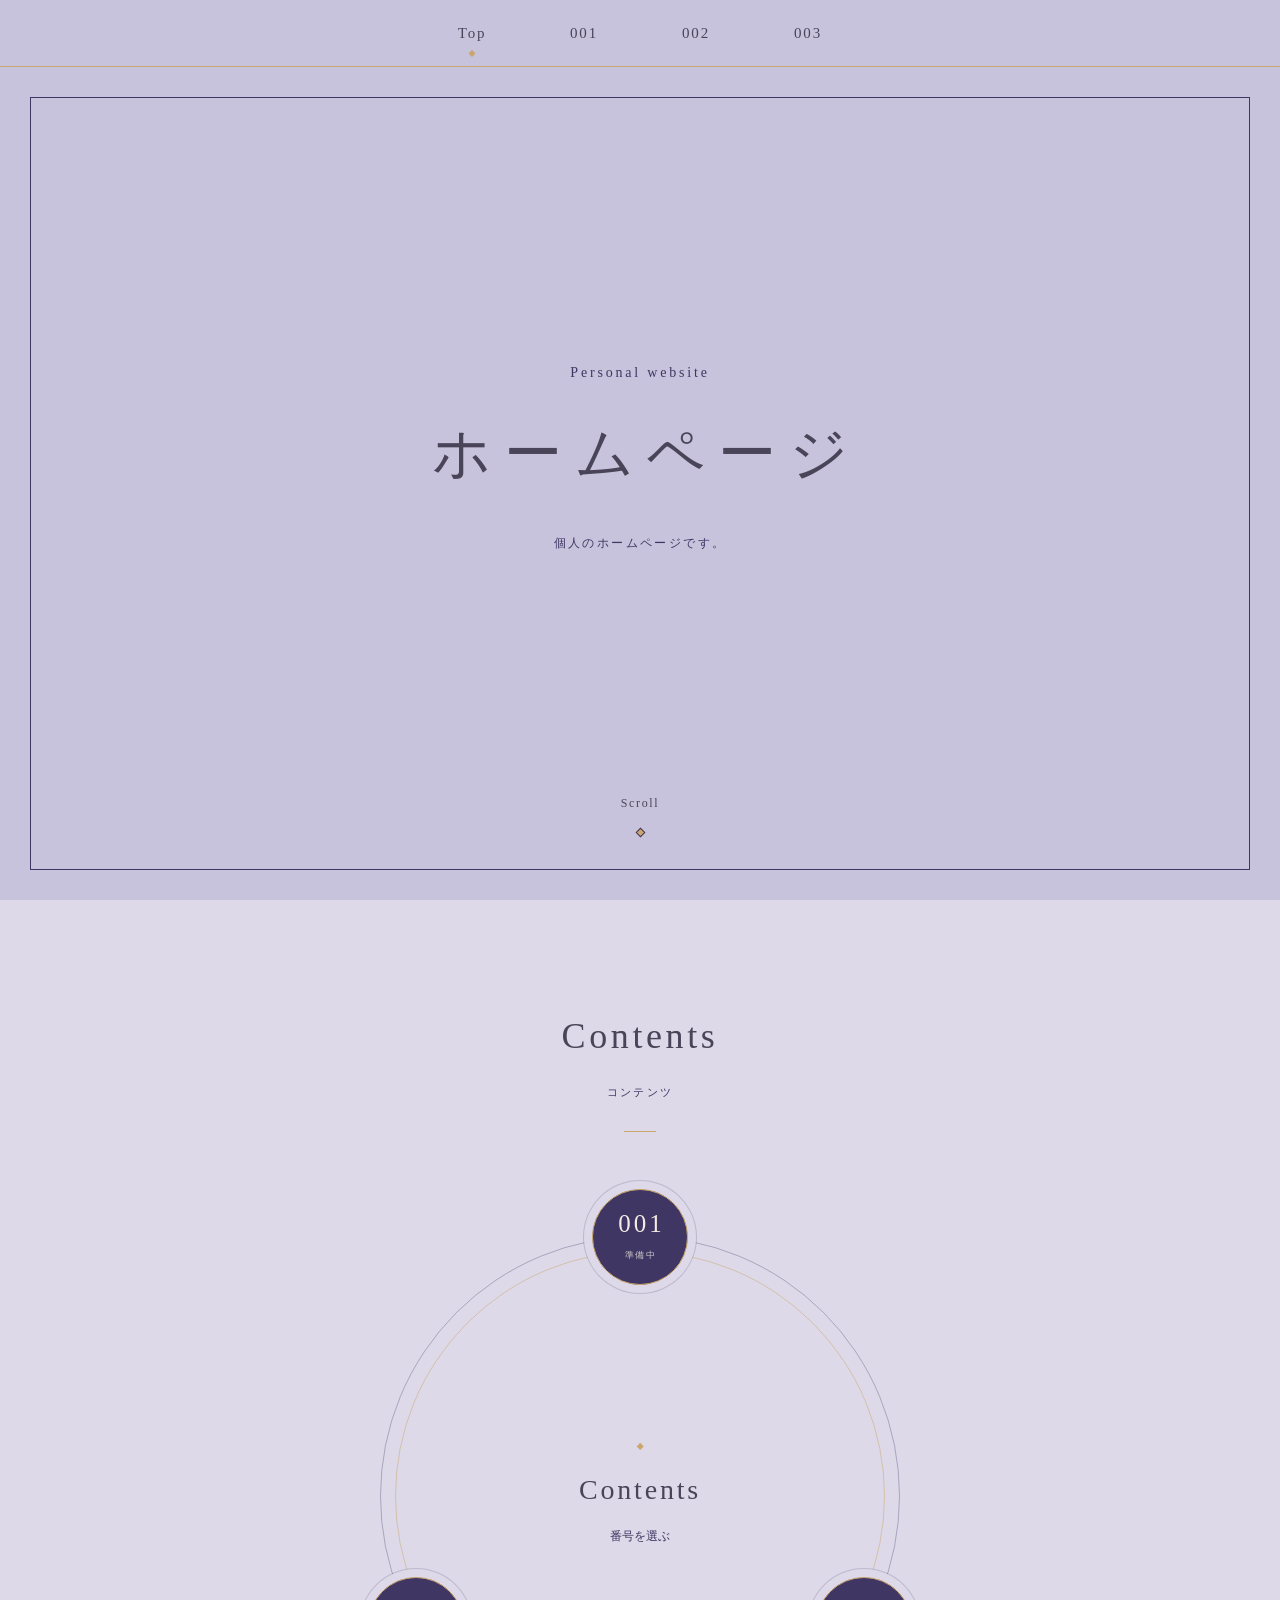
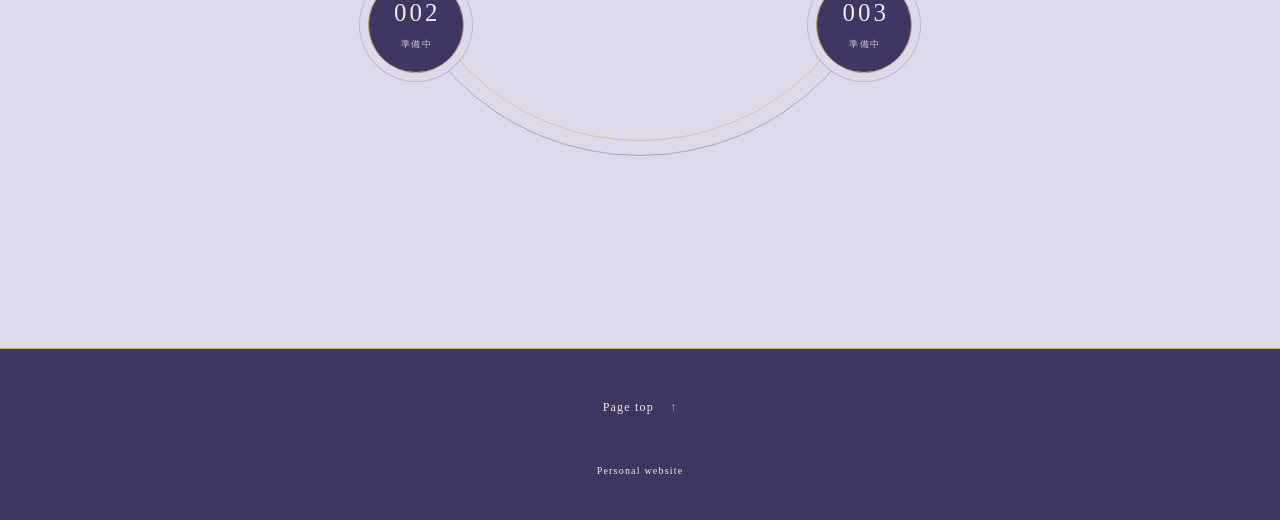
<file: index.html>
<!DOCTYPE html>
<html lang="ja">
  <head>
    <meta charset="UTF-8">
    <meta name="viewport" content="width=device-width, initial-scale=1">
    <meta name="description" content="個人のホームページです。">
    <meta name="theme-color" content="#C8C3DC">
    <title>ホームページ</title>
    <link rel="icon" href="favicon.svg" type="image/svg+xml">
    <link rel="stylesheet" href="styles.css">
    <script src="script.js" defer></script>
  </head>
  <body id="top">
    <a class="skip-link" href="#main">本文へ</a>
    <header class="site-header">
      <nav aria-label="メインナビゲーション">
        <a href="index.html" aria-current="page">Top</a>
        <a href="001.html">001</a>
        <a href="002.html">002</a>
        <a href="003.html">003</a>
      </nav>
    </header>
    <main id="main">
      <!-- Place a main image in this area when one is available. -->
      <section class="main-visual" aria-labelledby="site-title">
        <div class="visual-frame" aria-hidden="true"></div>
        <div class="site-title">
          <p class="site-subtitle">Personal website</p>
          <h1 id="site-title">ホームページ</h1>
          <p class="site-caption">個人のホームページです。</p>
        </div>
        <a class="scroll-link" href="#contents">Scroll<span aria-hidden="true"></span></a>
      </section>
      <section class="contents" id="contents" aria-labelledby="contents-title">
        <header class="section-heading">
          <h2 id="contents-title">Contents</h2>
          <p>コンテンツ</p>
        </header>
        <div class="page-links">
          <a class="page-link" href="001.html" aria-label="001、firmament、準備中" data-title="firmament" data-description="準備中です。">
            <span class="page-number">001</span>
            <span class="page-status">準備中</span>
          </a>
          <a class="page-link" href="002.html" aria-label="002、準備中" data-description="準備中です。">
            <span class="page-number">002</span>
            <span class="page-status">準備中</span>
          </a>
          <a class="page-link" href="003.html" aria-label="003、準備中" data-description="準備中です。">
            <span class="page-number">003</span>
            <span class="page-status">準備中</span>
          </a>
          <span class="orbit-meteor" aria-hidden="true"></span>
          <div class="orbit-preview" hidden>
            <span class="preview-mark" aria-hidden="true"></span>
            <div class="preview-copy" aria-live="polite" aria-atomic="true">
              <p class="preview-title">Contents</p>
              <p class="preview-description">番号を選ぶ</p>
            </div>
            <a class="preview-open" hidden>開く <span aria-hidden="true">→</span></a>
          </div>
        </div>
      </section>
    </main>
    <footer class="site-footer">
      <a href="#top">Page top <span aria-hidden="true">↑</span></a>
      <small>Personal website</small>
    </footer>
  </body>
</html>
</file>
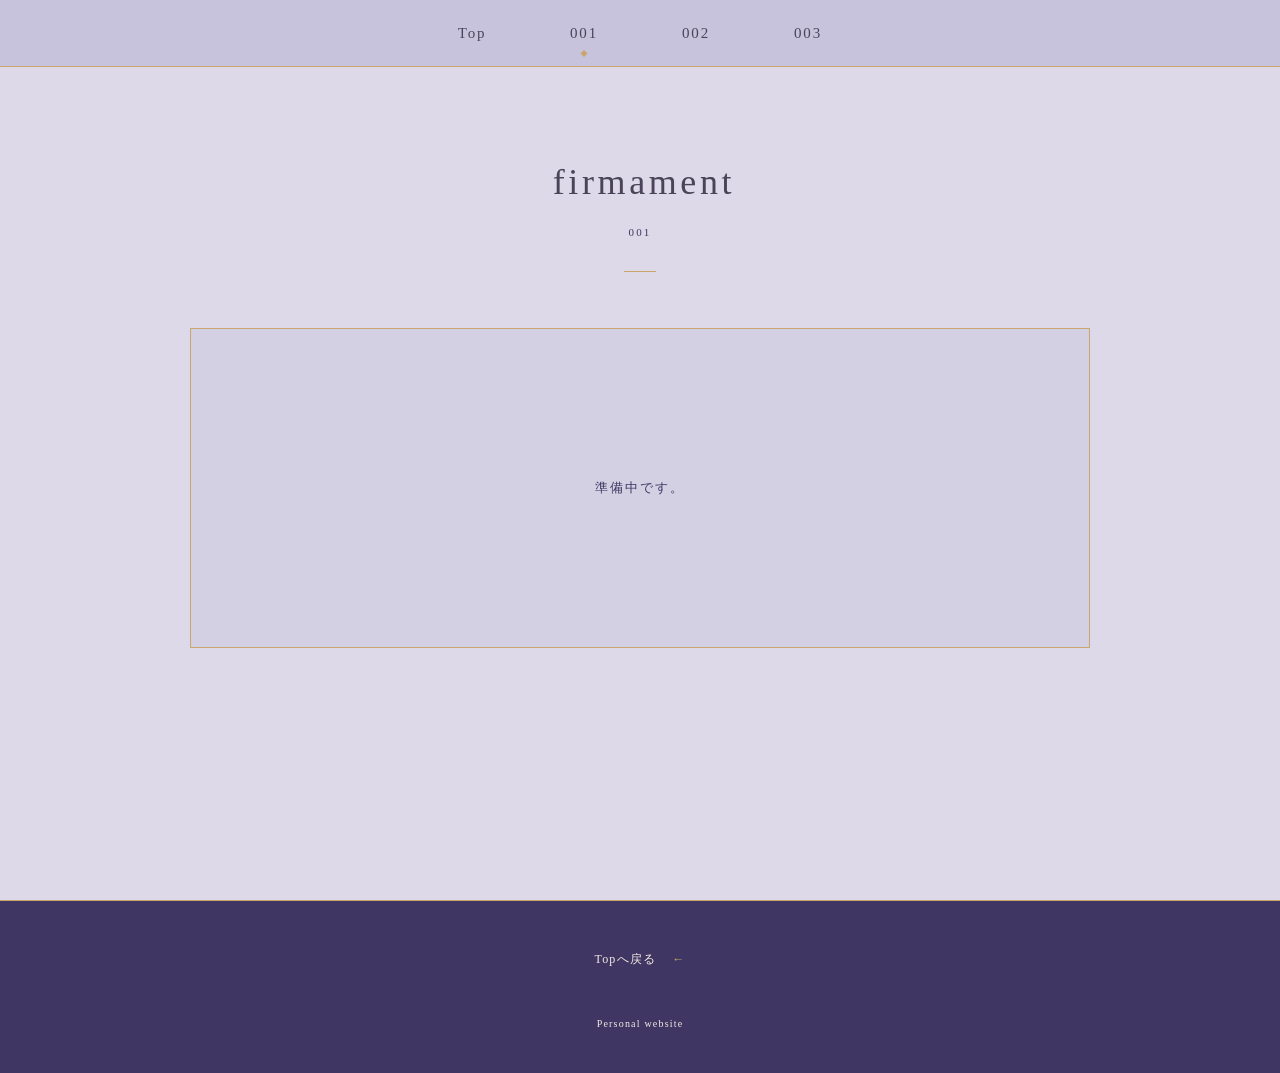
<file: 001.html>
<!DOCTYPE html>
<html lang="ja">
  <head>
    <meta charset="UTF-8">
    <meta name="viewport" content="width=device-width, initial-scale=1">
    <meta name="description" content="firmamentのページです。">
    <meta name="theme-color" content="#C8C3DC">
    <title>firmament | ホームページ</title>
    <link rel="icon" href="favicon.svg" type="image/svg+xml">
    <link rel="stylesheet" href="styles.css">
  </head>
  <body>
    <a class="skip-link" href="#main">本文へ</a>
    <header class="site-header">
      <nav aria-label="メインナビゲーション">
        <a href="index.html">Top</a>
        <a href="001.html" aria-current="page">001</a>
        <a href="002.html">002</a>
        <a href="003.html">003</a>
      </nav>
    </header>
    <main class="subpage" id="main">
      <header class="section-heading">
        <h1>firmament</h1>
        <p>001</p>
      </header>
      <!-- Add page content and images in this area. -->
      <div class="empty-content">
        <p>準備中です。</p>
      </div>
    </main>
    <footer class="site-footer">
      <a href="index.html">Topへ戻る <span aria-hidden="true">←</span></a>
      <small>Personal website</small>
    </footer>
  </body>
</html>
</file>
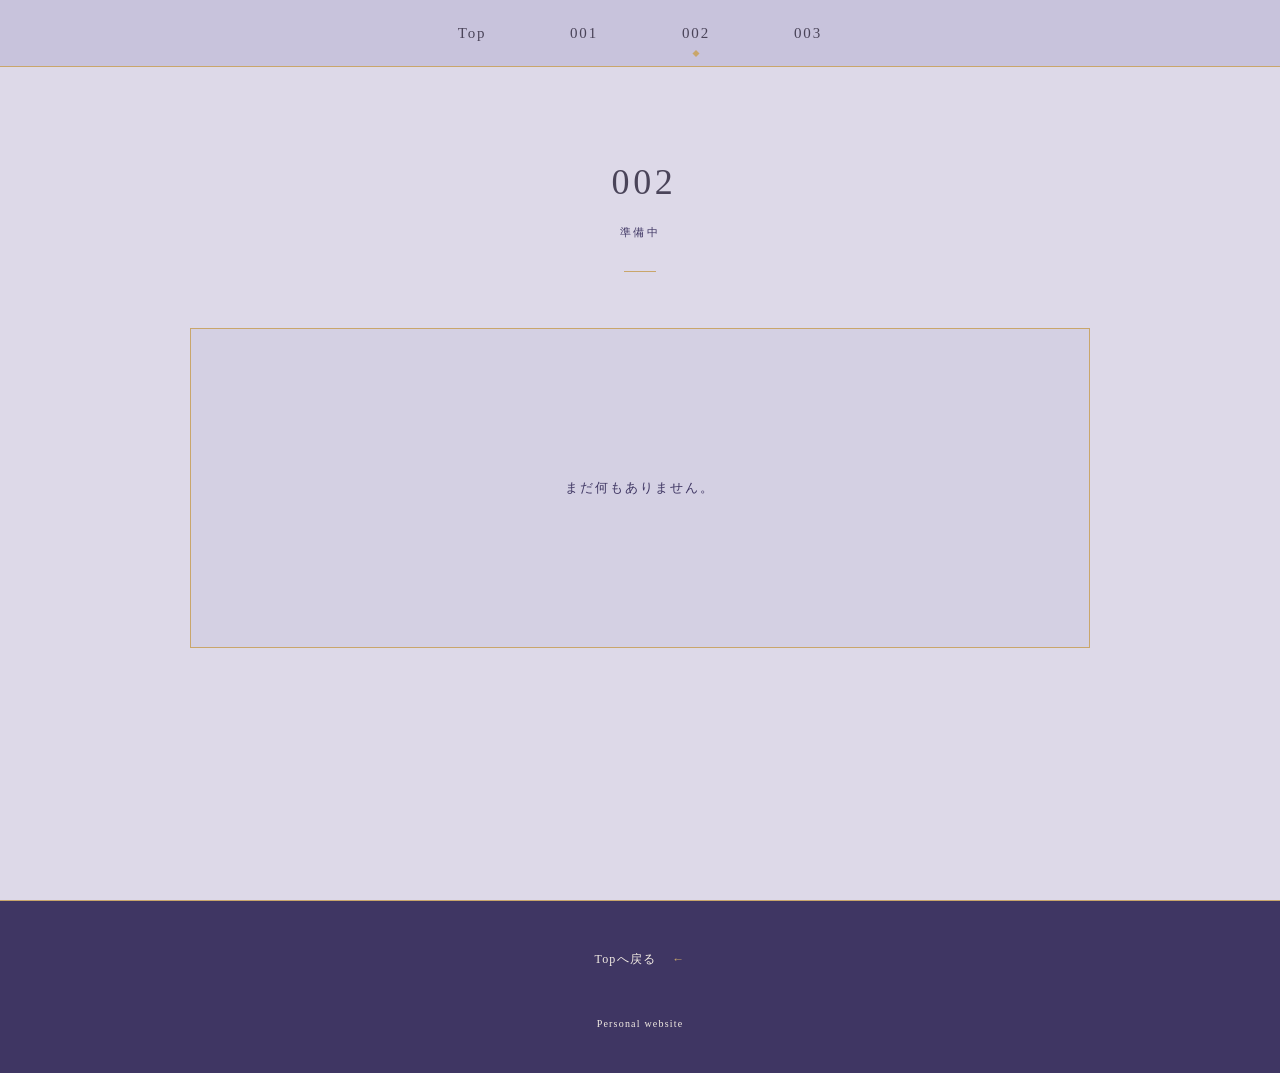
<file: 002.html>
<!DOCTYPE html>
<html lang="ja">
  <head>
    <meta charset="UTF-8">
    <meta name="viewport" content="width=device-width, initial-scale=1">
    <meta name="theme-color" content="#C8C3DC">
    <title>002 | ホームページ</title>
    <link rel="icon" href="favicon.svg" type="image/svg+xml">
    <link rel="stylesheet" href="styles.css">
  </head>
  <body>
    <a class="skip-link" href="#main">本文へ</a>
    <header class="site-header">
      <nav aria-label="メインナビゲーション">
        <a href="index.html">Top</a>
        <a href="001.html">001</a>
        <a href="002.html" aria-current="page">002</a>
        <a href="003.html">003</a>
      </nav>
    </header>
    <main class="subpage" id="main">
      <header class="section-heading">
        <h1>002</h1>
        <p>準備中</p>
      </header>
      <!-- Add page content and images in this area. -->
      <div class="empty-content">
        <p>まだ何もありません。</p>
      </div>
    </main>
    <footer class="site-footer">
      <a href="index.html">Topへ戻る <span aria-hidden="true">←</span></a>
      <small>Personal website</small>
    </footer>
  </body>
</html>
</file>
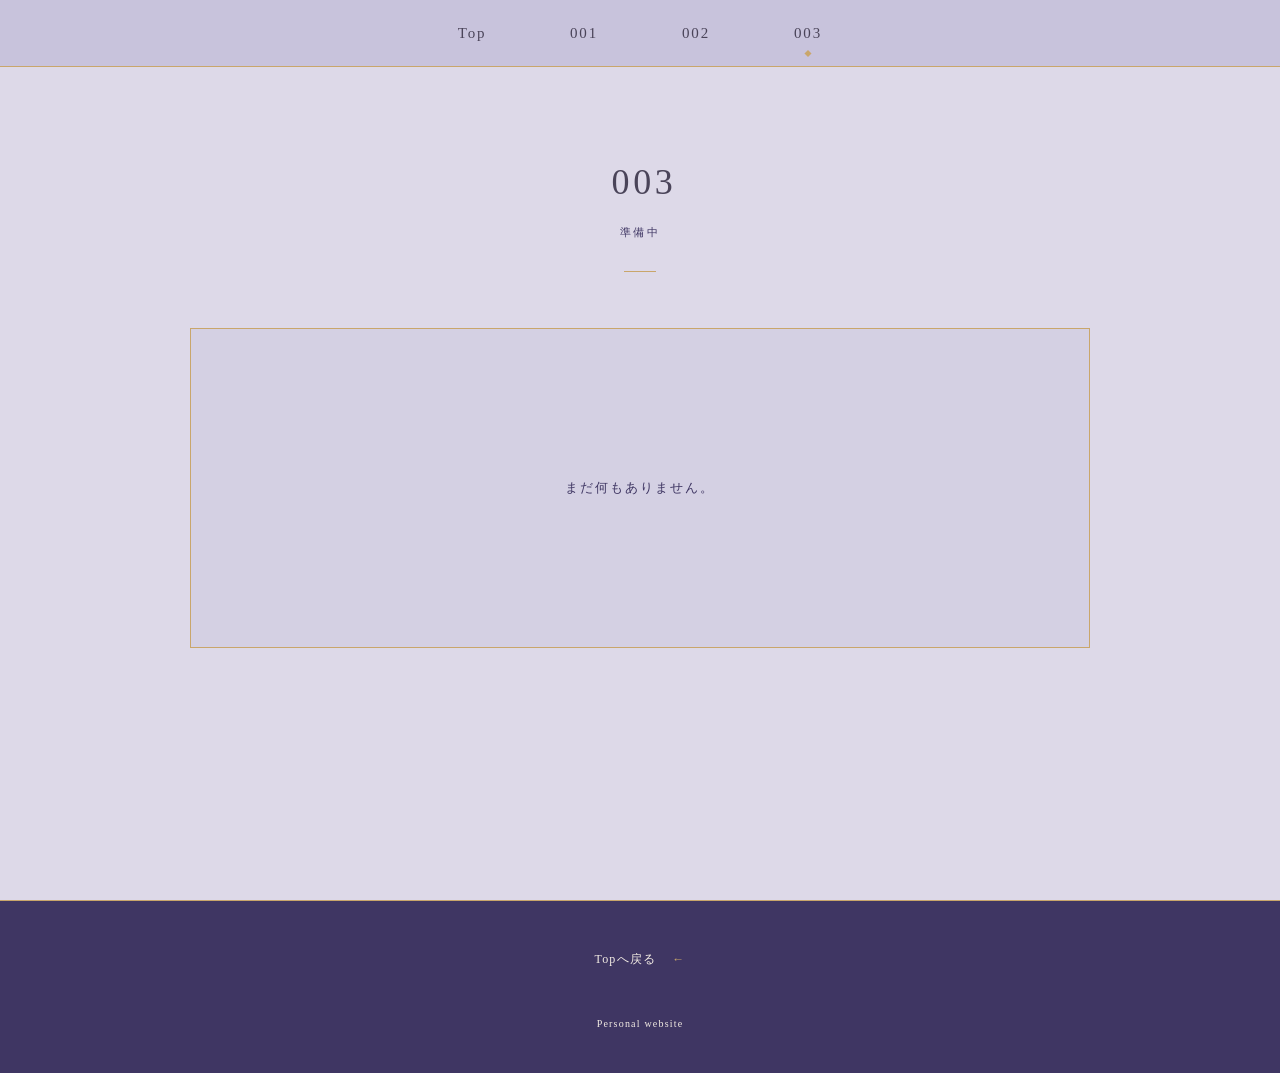
<file: 003.html>
<!DOCTYPE html>
<html lang="ja">
  <head>
    <meta charset="UTF-8">
    <meta name="viewport" content="width=device-width, initial-scale=1">
    <meta name="theme-color" content="#C8C3DC">
    <title>003 | ホームページ</title>
    <link rel="icon" href="favicon.svg" type="image/svg+xml">
    <link rel="stylesheet" href="styles.css">
  </head>
  <body>
    <a class="skip-link" href="#main">本文へ</a>
    <header class="site-header">
      <nav aria-label="メインナビゲーション">
        <a href="index.html">Top</a>
        <a href="001.html">001</a>
        <a href="002.html">002</a>
        <a href="003.html" aria-current="page">003</a>
      </nav>
    </header>
    <main class="subpage" id="main">
      <header class="section-heading">
        <h1>003</h1>
        <p>準備中</p>
      </header>
      <!-- Add page content and images in this area. -->
      <div class="empty-content">
        <p>まだ何もありません。</p>
      </div>
    </main>
    <footer class="site-footer">
      <a href="index.html">Topへ戻る <span aria-hidden="true">←</span></a>
      <small>Personal website</small>
    </footer>
  </body>
</html>
</file>
<file: styles.css>
:root {
  color-scheme: light;
  --base: #c8c3dc;
  --main: #4a4459;
  --deep: #3f3663;
  --light: #f3ece4;
  --accent: #c9a66b;
  --mist: #ddd9e8;
  --line: rgba(63, 54, 99, 0.32);
  font-family: "Yu Mincho", "Hiragino Mincho ProN", "Noto Serif JP", serif;
  color: var(--main);
  background: var(--base);
  line-height: 1.8;
  -webkit-text-size-adjust: 100%;
  scroll-behavior: smooth;
  scroll-padding-top: 84px;
}

* { box-sizing: border-box; }
body { margin: 0; }
[hidden] { display: none !important; }
a { color: inherit; text-decoration: none; }
a:focus-visible { outline: 2px solid var(--accent); outline-offset: 5px; }

.skip-link {
  position: fixed;
  top: 8px;
  left: 8px;
  z-index: 10;
  padding: 8px 16px;
  color: var(--light);
  background: var(--deep);
  transform: translateY(-150%);
}
.skip-link:focus { transform: translateY(0); }

.site-header {
  view-transition-name: site-header;
  position: sticky;
  top: 0;
  z-index: 5;
  background: rgba(200, 195, 220, 0.96);
  border-bottom: 1px solid var(--accent);
}
.site-header nav {
  display: flex;
  justify-content: center;
  gap: clamp(20px, 5vw, 72px);
  padding: 0 20px;
}
.site-header a {
  position: relative;
  display: grid;
  place-items: center;
  min-width: 48px;
  min-height: 66px;
  font-size: 15px;
  letter-spacing: 0.12em;
}
.site-header a::after {
  content: "";
  position: absolute;
  bottom: 10px;
  left: 50%;
  width: 5px;
  height: 5px;
  background: var(--accent);
  opacity: 0;
  transform: translate(-50%, 4px) rotate(45deg);
  transition: opacity 240ms ease, transform 280ms ease;
  pointer-events: none;
}
.site-header a[aria-current="page"]::after,
.site-header a:focus-visible::after {
  opacity: 1;
  transform: translate(-50%, 0) rotate(45deg);
}
@media (hover: hover) {
  .site-header a:hover::after {
    opacity: 1;
    transform: translate(-50%, 0) rotate(45deg);
  }
}

.main-visual {
  position: relative;
  display: grid;
  place-items: center;
  min-height: 640px;
  min-height: max(640px, calc(100svh - 67px));
  padding: 100px 32px 140px;
  background: var(--base);
}
.visual-frame {
  position: absolute;
  inset: 30px;
  border: 1px solid var(--deep);
  pointer-events: none;
}
.site-title { position: relative; text-align: center; }
.site-subtitle { margin: 0 0 26px; color: var(--deep); font-size: 14px; letter-spacing: 0.2em; }
h1 {
  margin: 0;
  font-size: clamp(30px, 4.5vw, 64px);
  font-weight: 400;
  line-height: 1.5;
  letter-spacing: 0.22em;
  text-indent: 0.22em;
}
.site-caption { margin-top: 36px; color: var(--deep); font-size: 12px; letter-spacing: 0.2em; }
.scroll-link {
  position: absolute;
  bottom: 56px;
  display: flex;
  flex-direction: column;
  align-items: center;
  gap: 14px;
  padding: 8px 16px;
  font-size: 12px;
  letter-spacing: 0.14em;
}
.scroll-link span {
  width: 7px;
  height: 7px;
  flex: none;
  background: var(--accent);
  border: 1px solid var(--deep);
  transform: rotate(45deg);
}

.contents { padding: 104px 28px 120px; background: var(--mist); }
.section-heading { text-align: center; }
.section-heading h2,
.subpage .section-heading h1 {
  margin: 0;
  font-size: 36px;
  font-weight: 400;
  letter-spacing: 0.1em;
}
.section-heading p {
  margin: 14px 0 0;
  color: var(--deep);
  font-size: 11px;
  letter-spacing: 0.2em;
}
.section-heading::after {
  content: "";
  display: block;
  width: 32px;
  height: 1px;
  margin: 28px auto 0;
  background: var(--accent);
}
.page-links {
  --bead-size: 96px;
  --number-size: 25px;
  --status-size: 9px;
  position: relative;
  width: min(58vw, 520px);
  aspect-ratio: 1;
  margin: 104px auto 72px;
  border: 1px solid var(--line);
  border-radius: 50%;
}
.page-links::before {
  content: "";
  position: absolute;
  inset: 14px;
  border: 1px solid rgba(201, 166, 107, 0.48);
  border-radius: inherit;
}
.page-links::after {
  content: "";
  position: absolute;
  top: 50%;
  left: 50%;
  width: 7px;
  height: 7px;
  background: var(--accent);
  box-shadow: 0 0 0 7px var(--mist), 0 0 0 8px var(--line);
  transform: translate(-50%, -50%) rotate(45deg);
}
.page-links[data-enhanced]::after { display: none; }
.orbit-meteor {
  position: absolute;
  inset: -1px;
  z-index: 1;
  border-radius: 50%;
  background: conic-gradient(transparent 0deg 308deg, #c9a66b00 308deg, var(--accent) 350deg, var(--light) 359deg, transparent 360deg);
  mask-image: radial-gradient(farthest-side, transparent calc(100% - 2px), #000 calc(100% - 2px));
  opacity: 0;
  pointer-events: none;
}
.orbit-preview {
  position: absolute;
  z-index: 2;
  top: 50%;
  left: 50%;
  width: 48%;
  transform: translate(-50%, -50%);
  text-align: center;
}
.preview-mark {
  display: block;
  width: 5px;
  height: 5px;
  margin: 0 auto 16px;
  background: var(--accent);
  transform: rotate(45deg);
}
.preview-title { margin: 0; font-size: 28px; letter-spacing: 0.1em; overflow-wrap: anywhere; }
.preview-description { margin: 10px 0 0; font-size: 12px; line-height: 1.9; color: var(--deep); }
.preview-open {
  display: inline-flex;
  align-items: center;
  justify-content: center;
  gap: 14px;
  width: 100%;
  max-width: 144px;
  min-height: 56px;
  margin-top: 8px;
  font-size: 12px;
  color: var(--deep);
}
.preview-open span { transition: transform 180ms ease; }
.preview-open:hover span { transform: translateX(3px); }
.page-link {
  position: absolute;
  z-index: 3;
  display: flex;
  flex-direction: column;
  justify-content: center;
  align-items: center;
  width: var(--bead-size);
  height: var(--bead-size);
  color: var(--light);
  background: var(--deep);
  border: 1px solid var(--accent);
  border-radius: 50%;
  box-shadow: 0 0 0 8px var(--mist), 0 0 0 9px rgba(63, 54, 99, 0.2);
  transform: translate(-50%, -50%);
  transition: color 180ms ease, background 180ms ease, transform 180ms ease;
}
.page-link:nth-child(1) { top: 0; left: 50%; }
.page-link:nth-child(2) { top: 75%; left: 6.7%; }
.page-link:nth-child(3) { top: 75%; left: 93.3%; }
.page-link[data-selected],
.page-link:focus-visible { color: var(--deep); background: var(--accent); }
@media (hover: hover) {
  .page-link:hover { color: var(--deep); background: var(--accent); transform: translate(-50%, -50%) scale(1.06); }
}
.page-number { font-size: var(--number-size); line-height: 1.2; letter-spacing: 0.12em; text-indent: 0.12em; }
.page-status { margin-top: 8px; color: inherit; font-size: var(--status-size); letter-spacing: 0.16em; text-indent: 0.16em; opacity: 0.82; }
.page-links[data-compact="true"] .page-status { display: none; }

/* Switch to a grid when the beads would become too crowded to read. */
.page-links[data-layout="grid"] {
  display: flex;
  flex-wrap: wrap;
  justify-content: center;
  gap: 28px;
  width: min(100%, 720px);
  aspect-ratio: auto;
  border: 0;
  border-radius: 0;
}
.page-links[data-layout="grid"]::before,
.page-links[data-layout="grid"] .orbit-meteor { display: none; }
.page-links[data-layout="grid"] .page-link { position: relative; top: auto !important; left: auto !important; transform: none; }
.page-links[data-layout="grid"] .orbit-preview { position: static; width: 100%; margin-top: 16px; transform: none; }

.site-footer {
  display: flex;
  flex-direction: column;
  align-items: center;
  gap: 36px;
  padding: 40px 24px;
  color: var(--light);
  background: var(--deep);
  border-top: 1px solid var(--accent);
}
.site-footer a { padding: 8px; font-size: 12px; letter-spacing: 0.1em; }
.site-footer a span { margin-left: 12px; }
.site-footer a span { color: var(--accent); }
.site-footer small { color: var(--light); font-size: 10px; letter-spacing: 0.12em; }

.subpage { min-height: calc(100svh - 67px); padding: 88px 28px 72px; background: var(--mist); }
.empty-content {
  display: grid;
  place-items: center;
  min-height: 320px;
  max-width: 900px;
  margin: 56px auto 0;
  background: rgba(200, 195, 220, 0.45);
  border: 1px solid var(--accent);
}
.empty-content p { color: var(--deep); font-size: 13px; letter-spacing: 0.16em; }

@media (max-width: 600px) {
  .site-header a { min-height: 58px; font-size: 14px; }
  .main-visual { min-height: max(500px, calc(100svh - 59px)); padding-inline: 24px; }
  .visual-frame { inset: 16px; }
  .site-subtitle { font-size: 12px; }
  .site-caption { font-size: 11px; }
  .contents { padding: 72px 24px 80px; }
  .page-links {
    --bead-size: 74px;
    --number-size: 20px;
    --status-size: 8px;
    width: min(62vw, 240px);
    margin: 84px auto 58px;
  }
  .page-links::before { inset: 10px; }
  .orbit-preview { width: 44%; }
  .preview-mark { display: none; }
  .preview-title { font-size: 19px; }
  .preview-description { margin-top: 4px; font-size: 10px; }
  .preview-open { margin-top: 0; font-size: 11px; gap: 8px; }
  .page-link { box-shadow: 0 0 0 6px var(--mist), 0 0 0 7px rgba(63, 54, 99, 0.2); }
  .page-status { margin-top: 5px; }
  .subpage { min-height: calc(100svh - 59px); padding: 64px 24px; }
}

/* Apply transitions to same-origin links and history navigation where supported. */
@view-transition { navigation: auto; }
::view-transition-old(root) { animation: page-leave 200ms ease-in both; }
::view-transition-new(root) { animation: page-enter 320ms 40ms ease-out both; }
::view-transition-group(site-header),
::view-transition-new(site-header) { animation: none; }
::view-transition-old(site-header) { display: none; }
@keyframes page-leave {
  to { opacity: 0; transform: translateY(-8px); }
}
@keyframes page-enter {
  from { opacity: 0; transform: translateY(8px); }
  to { opacity: 1; transform: translateY(0); }
}

@media (prefers-reduced-motion: reduce) {
  @view-transition { navigation: none; }
  :root { scroll-behavior: auto; }
  .site-header a::after, .page-link, .preview-open span { transition: none; }
  .orbit-meteor { display: none; }
  *, *::before, *::after { transition: none; }
}
</file>
